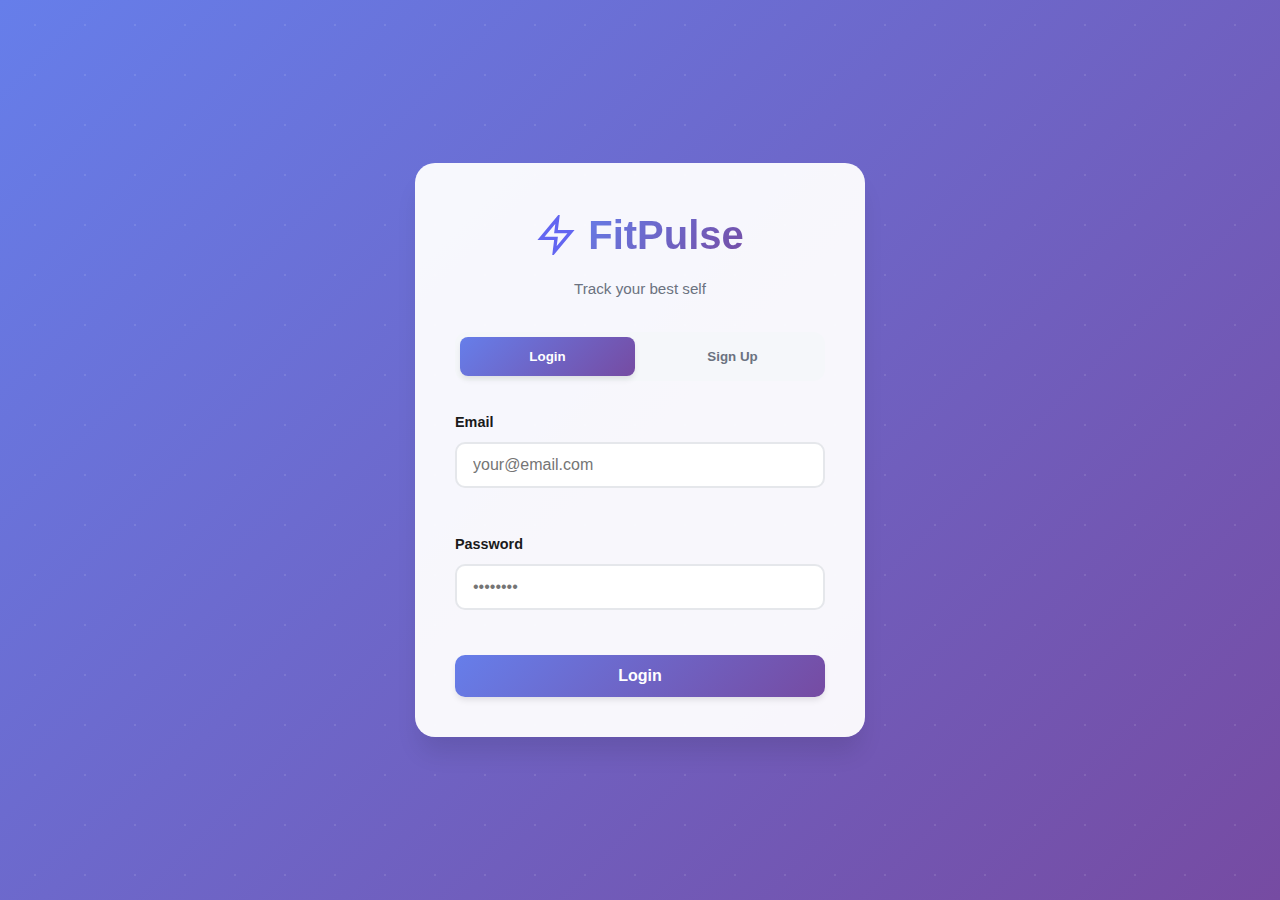
<file: index.html>
<!DOCTYPE html>
<html lang="en">
<head>
    <meta charset="UTF-8">
    <meta name="viewport" content="width=device-width, initial-scale=1.0">
    <title>FitPulse - Login</title>
    <link rel="stylesheet" href="css/styles.css">
</head>
<body>
    <div class="auth-container">
        <div class="auth-card">
            <div class="auth-header">
                <div class="logo-container">
                    <svg class="logo-icon" viewBox="0 0 24 24" fill="none" stroke="currentColor" stroke-width="2">
                        <path d="M13 2L3 14h9l-1 8 10-12h-9l1-8z"/>
                    </svg>
                    <h1>FitPulse</h1>
                </div>
                <p class="tagline">Track your best self</p>
            </div>

            <div class="auth-tabs">
                <button class="tab-btn active" data-tab="login">Login</button>
                <button class="tab-btn" data-tab="signup">Sign Up</button>
            </div>

            <!-- Login Form -->
            <form id="loginForm" class="auth-form active">
                <div class="form-group">
                    <label for="loginEmail">Email</label>
                    <input type="email" id="loginEmail" required placeholder="your@email.com">
                    <span class="error-message" id="loginEmailError"></span>
                </div>
                <div class="form-group">
                    <label for="loginPassword">Password</label>
                    <input type="password" id="loginPassword" required placeholder="••••••••">
                    <span class="error-message" id="loginPasswordError"></span>
                </div>
                <button type="submit" class="btn btn-primary">Login</button>
            </form>

            <!-- Signup Form -->
            <form id="signupForm" class="auth-form">
                <div class="form-group">
                    <label for="signupName">Full Name</label>
                    <input type="text" id="signupName" required placeholder="John Doe">
                    <span class="error-message" id="signupNameError"></span>
                </div>
                <div class="form-group">
                    <label for="signupEmail">Email</label>
                    <input type="email" id="signupEmail" required placeholder="your@email.com">
                    <span class="error-message" id="signupEmailError"></span>
                </div>
                <div class="form-group">
                    <label for="signupPassword">Password</label>
                    <input type="password" id="signupPassword" required placeholder="••••••••">
                    <span class="error-message" id="signupPasswordError"></span>
                </div>
                <div class="form-group">
                    <label for="signupConfirmPassword">Confirm Password</label>
                    <input type="password" id="signupConfirmPassword" required placeholder="••••••••">
                    <span class="error-message" id="signupConfirmPasswordError"></span>
                </div>
                <button type="submit" class="btn btn-primary">Sign Up</button>
            </form>
        </div>
    </div>

    <script src="js/auth.js"></script>
</body>
</html>
</file>
<file: css/styles.css>
/* ===== CSS Variables ===== */
:root {
    /* Light Mode Colors */
    --bg-primary: #f5f7fa;
    --bg-secondary: #ffffff;
    --bg-card: #ffffff;
    --text-primary: #1a1a1a;
    --text-secondary: #6b7280;
    --accent-primary: #6366f1;
    --accent-secondary: #8b5cf6;
    --accent-success: #10b981;
    --accent-warning: #f59e0b;
    --accent-danger: #ef4444;
    --border-color: #e5e7eb;
    --shadow-sm: 0 1px 2px 0 rgba(0, 0, 0, 0.05);
    --shadow-md: 0 4px 6px -1px rgba(0, 0, 0, 0.1);
    --shadow-lg: 0 10px 15px -3px rgba(0, 0, 0, 0.1);
    --shadow-xl: 0 20px 25px -5px rgba(0, 0, 0, 0.1);
    
    /* Gradients */
    --gradient-primary: linear-gradient(135deg, #667eea 0%, #764ba2 100%);
    --gradient-secondary: linear-gradient(135deg, #f093fb 0%, #f5576c 100%);
    --gradient-success: linear-gradient(135deg, #4facfe 0%, #00f2fe 100%);
}

[data-theme="dark"] {
    /* Dark Mode Colors */
    --bg-primary: #0f172a;
    --bg-secondary: #1e293b;
    --bg-card: #1e293b;
    --text-primary: #f1f5f9;
    --text-secondary: #94a3b8;
    --accent-primary: #818cf8;
    --accent-secondary: #a78bfa;
    --border-color: #334155;
    --shadow-sm: 0 1px 2px 0 rgba(0, 0, 0, 0.3);
    --shadow-md: 0 4px 6px -1px rgba(0, 0, 0, 0.4);
    --shadow-lg: 0 10px 15px -3px rgba(0, 0, 0, 0.5);
    --shadow-xl: 0 20px 25px -5px rgba(0, 0, 0, 0.6);
}

/* ===== Reset & Base Styles ===== */
* {
    margin: 0;
    padding: 0;
    box-sizing: border-box;
}

body {
    font-family: -apple-system, BlinkMacSystemFont, 'Segoe UI', Roboto, Oxygen, Ubuntu, Cantarell, sans-serif;
    background: var(--bg-primary);
    color: var(--text-primary);
    line-height: 1.6;
    transition: background-color 0.3s ease, color 0.3s ease;
    min-height: 100vh;
}

/* ===== Auth Page Styles ===== */
.auth-container {
    min-height: 100vh;
    display: flex;
    align-items: center;
    justify-content: center;
    padding: 20px;
    background: var(--gradient-primary);
    position: relative;
    overflow: hidden;
}

.auth-container::before {
    content: '';
    position: absolute;
    top: -50%;
    left: -50%;
    width: 200%;
    height: 200%;
    background: radial-gradient(circle, rgba(255, 255, 255, 0.1) 1px, transparent 1px);
    background-size: 50px 50px;
    animation: drift 20s linear infinite;
}

@keyframes drift {
    0% { transform: translate(0, 0); }
    100% { transform: translate(50px, 50px); }
}

.auth-card {
    background: rgba(255, 255, 255, 0.95);
    border-radius: 20px;
    padding: 40px;
    width: 100%;
    max-width: 450px;
    box-shadow: var(--shadow-xl);
    position: relative;
    z-index: 1;
    animation: slideUp 0.5s ease-out;
}

[data-theme="dark"] .auth-card {
    background: rgba(30, 41, 59, 0.95);
}

@keyframes slideUp {
    from {
        opacity: 0;
        transform: translateY(20px);
    }
    to {
        opacity: 1;
        transform: translateY(0);
    }
}

.auth-header {
    text-align: center;
    margin-bottom: 30px;
}

.logo-container {
    display: flex;
    align-items: center;
    justify-content: center;
    gap: 12px;
    margin-bottom: 10px;
}

.logo-icon {
    width: 40px;
    height: 40px;
    color: var(--accent-primary);
}

.auth-header h1 {
    font-size: 2.5rem;
    font-weight: 700;
    background: var(--gradient-primary);
    -webkit-background-clip: text;
    -webkit-text-fill-color: transparent;
    background-clip: text;
}

.tagline {
    color: var(--text-secondary);
    font-size: 0.95rem;
}

.auth-tabs {
    display: flex;
    gap: 10px;
    margin-bottom: 30px;
    background: var(--bg-primary);
    padding: 5px;
    border-radius: 12px;
}

.tab-btn {
    flex: 1;
    padding: 12px;
    border: none;
    background: transparent;
    color: var(--text-secondary);
    font-weight: 600;
    border-radius: 8px;
    cursor: pointer;
    transition: all 0.3s ease;
}

.tab-btn.active {
    background: var(--gradient-primary);
    color: white;
    box-shadow: var(--shadow-md);
}

.auth-form {
    display: none;
}

.auth-form.active {
    display: block;
    animation: fadeIn 0.3s ease-out;
}

@keyframes fadeIn {
    from { opacity: 0; }
    to { opacity: 1; }
}

.form-group {
    margin-bottom: 20px;
}

.form-group label {
    display: block;
    margin-bottom: 8px;
    font-weight: 600;
    color: var(--text-primary);
    font-size: 0.9rem;
}

.form-group input,
.form-group select {
    width: 100%;
    padding: 12px 16px;
    border: 2px solid var(--border-color);
    border-radius: 10px;
    font-size: 1rem;
    background: var(--bg-secondary);
    color: var(--text-primary);
    transition: all 0.3s ease;
}

.form-group input:focus,
.form-group select:focus {
    outline: none;
    border-color: var(--accent-primary);
    box-shadow: 0 0 0 3px rgba(99, 102, 241, 0.1);
}

.error-message {
    display: block;
    color: var(--accent-danger);
    font-size: 0.85rem;
    margin-top: 5px;
    min-height: 20px;
}

.btn {
    padding: 12px 24px;
    border: none;
    border-radius: 10px;
    font-size: 1rem;
    font-weight: 600;
    cursor: pointer;
    transition: all 0.3s ease;
    width: 100%;
}

.btn-primary {
    background: var(--gradient-primary);
    color: white;
    box-shadow: var(--shadow-md);
}

.btn-primary:hover {
    transform: translateY(-2px);
    box-shadow: var(--shadow-lg);
}

.btn-primary:active {
    transform: translateY(0);
}

.btn-secondary {
    background: var(--bg-secondary);
    color: var(--text-primary);
    border: 2px solid var(--border-color);
}

.btn-secondary:hover {
    background: var(--bg-primary);
    border-color: var(--accent-primary);
}

/* ===== Dashboard Styles ===== */
.dashboard-header {
    background: var(--bg-secondary);
    padding: 20px 40px;
    display: flex;
    align-items: center;
    justify-content: space-between;
    box-shadow: var(--shadow-sm);
    position: sticky;
    top: 0;
    z-index: 100;
}

.header-left {
    display: flex;
    align-items: center;
    gap: 12px;
}

.header-left .logo-icon {
    width: 32px;
    height: 32px;
    color: var(--accent-primary);
}

.header-left h1 {
    font-size: 1.5rem;
    font-weight: 700;
}

.header-center {
    font-weight: 600;
    color: var(--text-secondary);
}

.header-right {
    display: flex;
    align-items: center;
    gap: 15px;
}

.icon-btn {
    width: 40px;
    height: 40px;
    border-radius: 10px;
    border: none;
    background: var(--bg-primary);
    color: var(--text-primary);
    cursor: pointer;
    display: flex;
    align-items: center;
    justify-content: center;
    transition: all 0.3s ease;
}

.icon-btn:hover {
    background: var(--accent-primary);
    color: white;
    transform: rotate(15deg);
}

.icon-btn svg {
    width: 20px;
    height: 20px;
}

.dashboard-main {
    padding: 30px 40px;
    max-width: 1400px;
    margin: 0 auto;
}

/* Summary Cards */
.summary-cards {
    display: grid;
    grid-template-columns: repeat(auto-fit, minmax(250px, 1fr));
    gap: 20px;
    margin-bottom: 30px;
}

.summary-card {
    background: var(--bg-card);
    border-radius: 16px;
    padding: 25px;
    display: flex;
    align-items: center;
    gap: 20px;
    box-shadow: var(--shadow-md);
    transition: transform 0.3s ease, box-shadow 0.3s ease;
}

.summary-card:hover {
    transform: translateY(-5px);
    box-shadow: var(--shadow-lg);
}

.card-icon {
    width: 60px;
    height: 60px;
    border-radius: 12px;
    display: flex;
    align-items: center;
    justify-content: center;
}

.card-icon svg {
    width: 30px;
    height: 30px;
}

.steps-icon {
    background: linear-gradient(135deg, #667eea 0%, #764ba2 100%);
    color: white;
}

.calories-icon {
    background: linear-gradient(135deg, #f093fb 0%, #f5576c 100%);
    color: white;
}

.minutes-icon {
    background: linear-gradient(135deg, #4facfe 0%, #00f2fe 100%);
    color: white;
}

.card-content {
    flex: 1;
}

.card-number {
    font-size: 2rem;
    font-weight: 700;
    color: var(--text-primary);
    margin-bottom: 5px;
}

.card-label {
    color: var(--text-secondary);
    font-size: 0.9rem;
}

/* Dashboard Grid */
.dashboard-grid {
    display: grid;
    grid-template-columns: 1fr 1fr;
    gap: 30px;
}

.dashboard-left,
.dashboard-right {
    display: flex;
    flex-direction: column;
    gap: 30px;
}

.card {
    background: var(--bg-card);
    border-radius: 16px;
    padding: 25px;
    box-shadow: var(--shadow-md);
}

.card h2 {
    font-size: 1.5rem;
    margin-bottom: 20px;
    color: var(--text-primary);
}

.form-row {
    display: grid;
    grid-template-columns: 1fr 1fr;
    gap: 15px;
}

#activityForm .form-group,
#profileForm .form-group,
.goals-form .form-group {
    margin-bottom: 15px;
}

.activities-list {
    max-height: 400px;
    overflow-y: auto;
}

.activity-item {
    display: grid;
    grid-template-columns: 1fr auto auto auto auto;
    gap: 15px;
    align-items: center;
    padding: 15px;
    border-bottom: 1px solid var(--border-color);
    transition: background 0.3s ease;
}

.activity-item:hover {
    background: var(--bg-primary);
}

.activity-item:last-child {
    border-bottom: none;
}

.activity-info {
    display: flex;
    flex-direction: column;
}

.activity-type {
    font-weight: 600;
    color: var(--text-primary);
}

.activity-date {
    font-size: 0.85rem;
    color: var(--text-secondary);
}

.activity-stat {
    text-align: center;
    color: var(--text-secondary);
    font-size: 0.9rem;
}

.delete-btn {
    background: var(--accent-danger);
    color: white;
    border: none;
    padding: 8px 12px;
    border-radius: 8px;
    cursor: pointer;
    transition: all 0.3s ease;
    font-size: 0.9rem;
}

.delete-btn:hover {
    background: #dc2626;
    transform: scale(1.05);
}

.empty-message {
    text-align: center;
    color: var(--text-secondary);
    padding: 40px;
}

/* Goals Progress */
.goals-progress {
    margin-top: 25px;
}

.progress-item {
    margin-bottom: 20px;
}

.progress-header {
    display: flex;
    justify-content: space-between;
    margin-bottom: 8px;
    font-size: 0.9rem;
    color: var(--text-secondary);
}

.progress-bar {
    height: 12px;
    background: var(--bg-primary);
    border-radius: 10px;
    overflow: hidden;
}

.progress-fill {
    height: 100%;
    background: var(--gradient-primary);
    border-radius: 10px;
    transition: width 0.5s ease;
    width: 0%;
}

/* Profile BMI */
.bmi-display {
    margin-top: 25px;
    padding: 20px;
    background: var(--bg-primary);
    border-radius: 12px;
    text-align: center;
}

.bmi-label {
    font-size: 0.9rem;
    color: var(--text-secondary);
    margin-bottom: 10px;
}

.bmi-value {
    font-size: 2.5rem;
    font-weight: 700;
    color: var(--accent-primary);
    margin-bottom: 5px;
}

.bmi-category {
    font-size: 0.9rem;
    color: var(--text-secondary);
}

/* Chart */
#activityChart {
    max-height: 300px;
    width: 100% !important;
    height: 300px !important;
}

/* Footer */
.dashboard-footer {
    text-align: center;
    padding: 30px;
    color: var(--text-secondary);
    font-size: 0.9rem;
}

.social-icons {
    display: flex;
    justify-content: center;
    gap: 15px;
    margin-top: 20px;
}

.social-icon {
    width: 40px;
    height: 40px;
    display: flex;
    align-items: center;
    justify-content: center;
    color: var(--text-secondary);
    transition: all 0.3s ease;
    border-radius: 50%;
    background: var(--bg-primary);
}

.social-icon svg {
    width: 20px;
    height: 20px;
}

.social-icon:hover {
    color: var(--accent-primary);
    transform: translateY(-3px);
    background: var(--bg-card);
    box-shadow: var(--shadow-md);
}

/* ===== Responsive Design ===== */
@media (max-width: 1024px) {
    .dashboard-grid {
        grid-template-columns: 1fr;
    }
}

@media (max-width: 768px) {
    .dashboard-header {
        padding: 15px 20px;
        flex-wrap: wrap;
    }

    .header-left h1 {
        font-size: 1.2rem;
    }

    .header-center {
        order: 3;
        width: 100%;
        text-align: center;
        margin-top: 10px;
    }

    .dashboard-main {
        padding: 20px;
    }

    .summary-cards {
        grid-template-columns: 1fr;
    }

    .form-row {
        grid-template-columns: 1fr;
    }

    .auth-card {
        padding: 30px 20px;
    }

    .activity-item {
        grid-template-columns: 1fr;
        gap: 10px;
    }

    .activity-stat {
        text-align: left;
    }
}

@media (max-width: 480px) {
    .card {
        padding: 20px;
    }

    .card-number {
        font-size: 1.5rem;
    }
}

/* ===== Animations ===== */
@keyframes countUp {
    from {
        opacity: 0;
        transform: translateY(10px);
    }
    to {
        opacity: 1;
        transform: translateY(0);
    }
}

.count-up {
    animation: countUp 0.5s ease-out;
}
</file>
